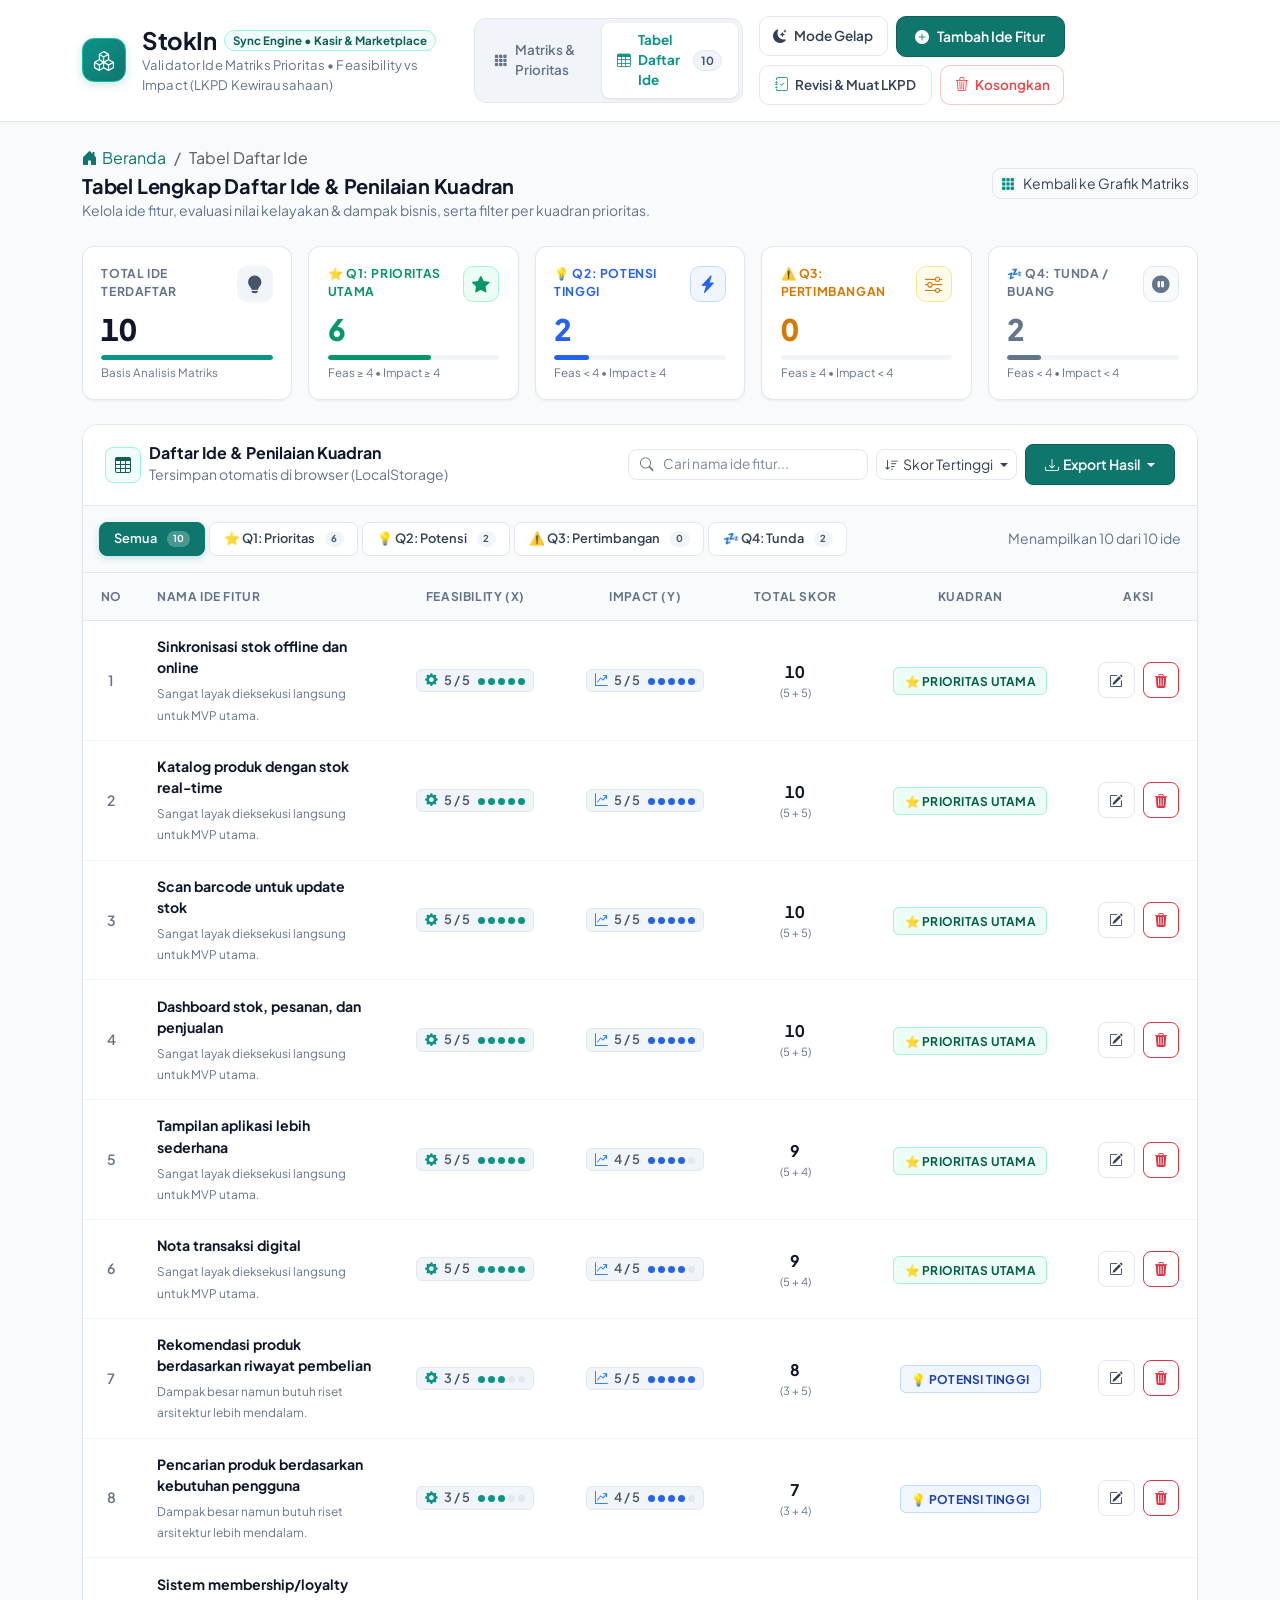
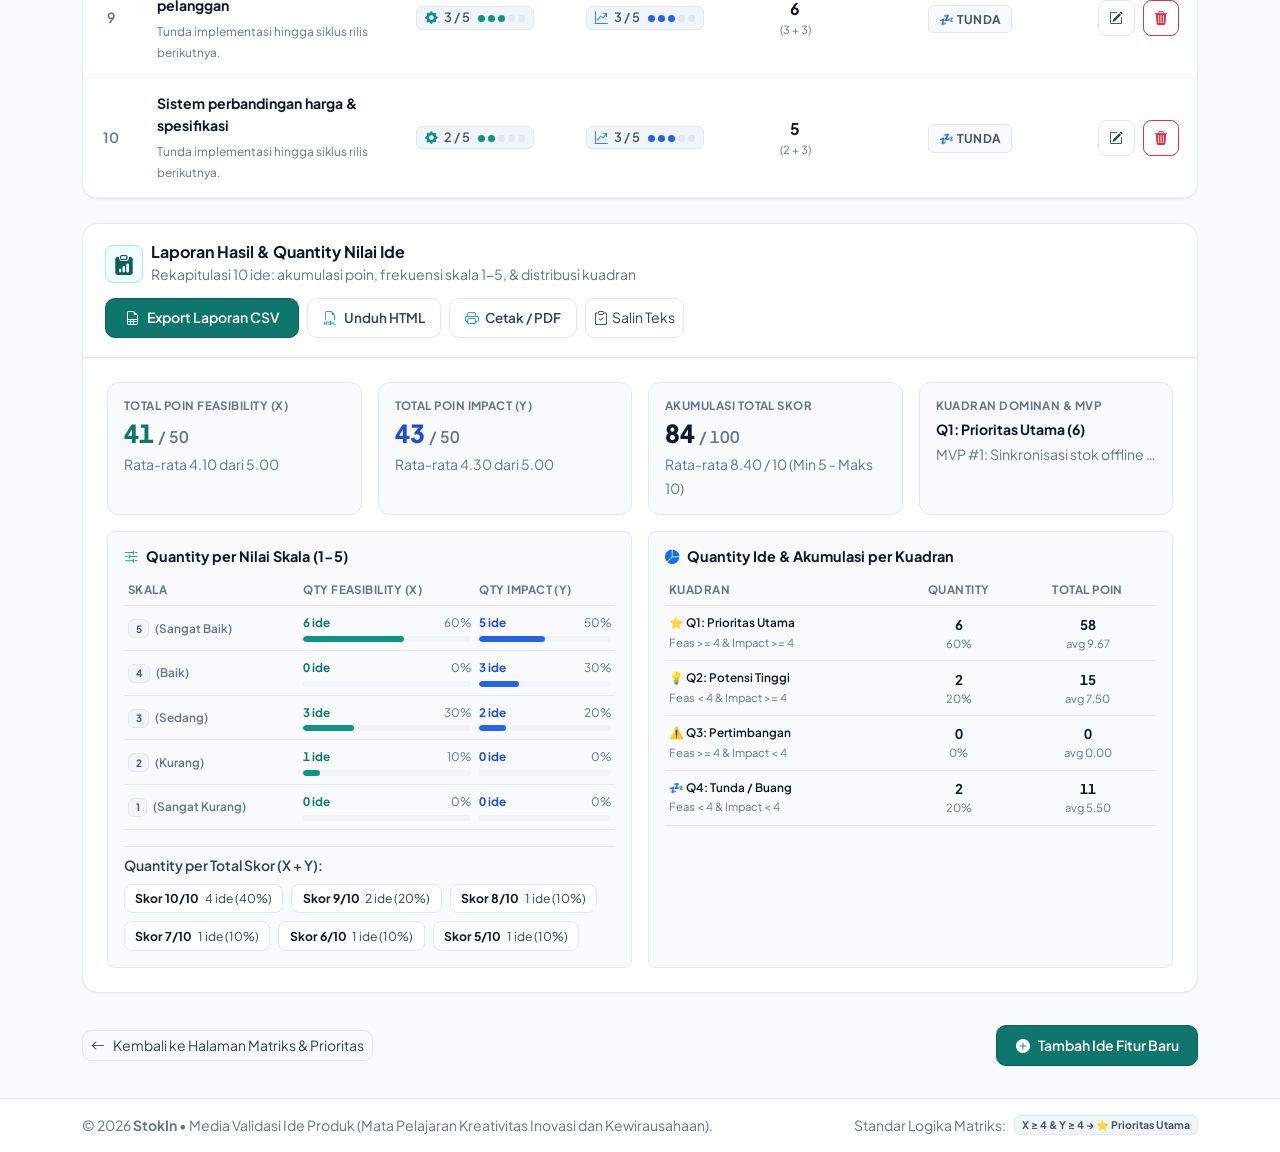
<file: daftar-ide.html>
<!DOCTYPE html>
<html lang="id">

<head>
    <meta charset="UTF-8">
    <meta name="viewport" content="width=device-width, initial-scale=1.0">
    <title>StokIn - Tabel Daftar Ide & Penilaian Kuadran</title>
    <meta name="description"
        content="Tabel Daftar Lengkap Ide Fitur & Penilaian Kuadran Matriks Prioritas untuk StokIn - Sinkronisasi Stok Kasir & Marketplace.">

    <!-- Google Fonts: Plus Jakarta Sans -->
    <link rel="preconnect" href="https://fonts.googleapis.com">
    <link rel="preconnect" href="https://fonts.gstatic.com" crossorigin>
    <link href="https://fonts.googleapis.com/css2?family=Plus+Jakarta+Sans:wght@400;500;600;700;800&display=swap"
        rel="stylesheet">

    <!-- Bootstrap 5 CSS CDN -->
    <link href="https://cdn.jsdelivr.net/npm/bootstrap@5.3.3/dist/css/bootstrap.min.css" rel="stylesheet">
    <!-- Bootstrap Icons CDN -->
    <link href="https://cdn.jsdelivr.net/npm/bootstrap-icons@1.11.3/font/bootstrap-icons.min.css" rel="stylesheet">

    <style>
        :root {
            /* Palette: Clean Modern SaaS Light Theme (Default) */
            --stokin-bg: #f8fafc;
            --stokin-surface: #ffffff;
            --stokin-header-bg: #ffffff;
            --stokin-card-header: #ffffff;
            --stokin-card-subtle: #f8fafc;
            --stokin-border: #e2e8f0;
            --stokin-border-subtle: #f1f5f9;
            --stokin-text-primary: #0f172a;
            --stokin-text-secondary: #334155;
            --stokin-text-muted: #64748b;
            --stokin-input-bg: #ffffff;
            --stokin-input-border: #cbd5e1;
            --stokin-hover-bg: #f8fafc;
            --stokin-modal-bg: #ffffff;
            --stokin-kpi-bar-track: #f1f5f9;
            --stokin-badge-bg: #f1f5f9;
            --stokin-badge-text: #475569;
            --stokin-pill-group-bg: #f1f5f9;
            --stokin-toast-bg: #ffffff;
            --stokin-toast-text: #0f172a;

            --stokin-teal-900: #134e4a;
            --stokin-teal-800: #115e59;
            --stokin-teal-700: #0f766e;
            --stokin-teal-600: #0d9488;
            --stokin-teal-500: #14b8a6;
            --stokin-teal-200: #99f6e4;
            --stokin-teal-100: #ccfbf1;
            --stokin-teal-50: #f0fdfa;

            /* Quadrant Accents (Light) */
            --q1-emerald: #059669;
            --q1-bg: #ecfdf5;
            --q1-border: #a7f3d0;
            --q1-text: #065f46;

            --q2-blue: #2563eb;
            --q2-bg: #eff6ff;
            --q2-border: #bfdbfe;
            --q2-text: #1e40af;

            --q3-amber: #d97706;
            --q3-bg: #fffbeb;
            --q3-border: #fde68a;
            --q3-text: #92400e;

            --q4-slate: #64748b;
            --q4-bg: #f8fafc;
            --q4-border: #e2e8f0;
            --q4-text: #475569;

            --radius-sm: 8px;
            --radius-md: 12px;
            --radius-lg: 16px;
            --radius-xl: 20px;

            --shadow-subtle: 0 1px 2px 0 rgba(15, 23, 42, 0.04);
            --shadow-card: 0 1px 3px 0 rgba(15, 23, 42, 0.05), 0 1px 2px -1px rgba(15, 23, 42, 0.03);
            --shadow-hover: 0 8px 24px -4px rgba(15, 23, 42, 0.08), 0 4px 6px -2px rgba(15, 23, 42, 0.03);
            --shadow-elevated: 0 20px 25px -5px rgba(15, 23, 42, 0.08), 0 10px 10px -5px rgba(15, 23, 42, 0.04);

            --ease-out-smooth: cubic-bezier(0.16, 1, 0.3, 1);
        }

        /* Dark Theme Variables (Modern Deep Slate / Non-Cyber) */
        [data-theme="dark"] {
            --stokin-bg: #090e17;
            --stokin-surface: #0f172a;
            --stokin-header-bg: #0b1120;
            --stokin-card-header: #0f172a;
            --stokin-card-subtle: #1e293b;
            --stokin-border: #1e293b;
            --stokin-border-subtle: #1e293b;
            --stokin-text-primary: #f8fafc;
            --stokin-text-secondary: #cbd5e1;
            --stokin-text-muted: #94a3b8;
            --stokin-input-bg: #0b1120;
            --stokin-input-border: #334155;
            --stokin-hover-bg: #1e293b;
            --stokin-modal-bg: #0f172a;
            --stokin-kpi-bar-track: #1e293b;
            --stokin-badge-bg: #1e293b;
            --stokin-badge-text: #cbd5e1;
            --stokin-pill-group-bg: #1e293b;
            --stokin-toast-bg: #1e293b;
            --stokin-toast-text: #f8fafc;

            /* Quadrant Accents (Dark) */
            --q1-emerald: #10b981;
            --q1-bg: rgba(16, 185, 129, 0.12);
            --q1-border: rgba(16, 185, 129, 0.3);
            --q1-text: #6ee7b7;

            --q2-blue: #3b82f6;
            --q2-bg: rgba(59, 130, 246, 0.12);
            --q2-border: rgba(59, 130, 246, 0.3);
            --q2-text: #93c5fd;

            --q3-amber: #f59e0b;
            --q3-bg: rgba(245, 158, 11, 0.12);
            --q3-border: rgba(245, 158, 11, 0.3);
            --q3-text: #fcd34d;

            --q4-slate: #94a3b8;
            --q4-bg: rgba(148, 163, 184, 0.1);
            --q4-border: rgba(148, 163, 184, 0.25);
            --q4-text: #cbd5e1;

            --shadow-subtle: 0 1px 2px 0 rgba(0, 0, 0, 0.3);
            --shadow-card: 0 2px 5px rgba(0, 0, 0, 0.35);
            --shadow-hover: 0 8px 20px rgba(0, 0, 0, 0.45);
        }

        * {
            box-sizing: border-box;
        }

        body {
            font-family: 'Plus Jakarta Sans', -apple-system, BlinkMacSystemFont, "Segoe UI", Roboto, sans-serif;
            background-color: var(--stokin-bg);
            color: var(--stokin-text-primary);
            min-height: 100vh;
            display: flex;
            flex-direction: column;
            -webkit-font-smoothing: antialiased;
            -moz-osx-font-smoothing: grayscale;
            transition: background-color 0.25s var(--ease-out-smooth), color 0.25s var(--ease-out-smooth);
        }

        /* Focus Visible */
        a:focus-visible,
        button:focus-visible,
        input:focus-visible,
        select:focus-visible {
            outline: 2px solid var(--stokin-teal-600);
            outline-offset: 2px;
        }

        /* Top Clean Header */
        .stokin-header {
            background-color: var(--stokin-header-bg);
            border-bottom: 1px solid var(--stokin-border);
            box-shadow: 0 1px 4px rgba(0, 0, 0, 0.04);
            position: relative;
            z-index: 30;
            transition: background-color 0.25s var(--ease-out-smooth), border-color 0.25s var(--ease-out-smooth);
        }

        .brand-icon-box {
            width: 44px;
            height: 44px;
            background: linear-gradient(135deg, var(--stokin-teal-600) 0%, var(--stokin-teal-700) 100%);
            border: 1px solid var(--stokin-teal-500);
            border-radius: var(--radius-md);
            display: inline-flex;
            align-items: center;
            justify-content: center;
            color: #ffffff;
            font-size: 1.25rem;
            box-shadow: 0 3px 10px rgba(13, 148, 136, 0.22);
            transition: transform 0.25s var(--ease-out-smooth);
        }

        .brand-link:hover .brand-icon-box {
            transform: scale(1.04);
        }

        /* Nav Pills */
        .nav-pill-group {
            background-color: var(--stokin-pill-group-bg);
            border: 1px solid var(--stokin-border);
            border-radius: 12px;
            padding: 4px;
            display: inline-flex;
            gap: 4px;
        }

        .nav-pill-btn {
            color: var(--stokin-text-muted);
            text-decoration: none;
            font-size: 0.84rem;
            font-weight: 600;
            padding: 0.45rem 0.95rem;
            border-radius: 8px;
            transition: all 0.2s var(--ease-out-smooth);
            display: inline-flex;
            align-items: center;
            gap: 0.5rem;
        }

        .nav-pill-btn:hover {
            color: var(--stokin-text-primary);
            background-color: rgba(255, 255, 255, 0.15);
        }

        .nav-pill-btn.active {
            color: var(--stokin-teal-600);
            background-color: var(--stokin-surface);
            font-weight: 700;
            box-shadow: 0 1px 3px rgba(0, 0, 0, 0.1);
        }

        /* Theme Toggle Button */
        .btn-theme-toggle {
            background-color: var(--stokin-surface);
            color: var(--stokin-text-secondary);
            border: 1px solid var(--stokin-border);
            border-radius: 10px;
            padding: 0.52rem 0.85rem;
            font-size: 0.85rem;
            font-weight: 600;
            display: inline-flex;
            align-items: center;
            gap: 0.45rem;
            cursor: pointer;
            transition: all 0.2s var(--ease-out-smooth);
        }

        .btn-theme-toggle:hover {
            background-color: var(--stokin-hover-bg);
            color: var(--stokin-text-primary);
            border-color: var(--stokin-teal-600);
            transform: translateY(-1px);
        }

        /* Buttons Clean Modern */
        .btn-modern-primary {
            background-color: var(--stokin-teal-600);
            color: #ffffff;
            border: 1px solid var(--stokin-teal-700);
            font-weight: 600;
            font-size: 0.875rem;
            padding: 0.55rem 1.15rem;
            border-radius: 10px;
            display: inline-flex;
            align-items: center;
            gap: 0.5rem;
            transition: all 0.2s var(--ease-out-smooth);
            box-shadow: 0 1px 2px rgba(15, 23, 42, 0.06);
        }

        .btn-modern-primary:hover {
            background-color: var(--stokin-teal-700);
            color: #ffffff;
            transform: translateY(-1px);
            box-shadow: 0 4px 12px rgba(13, 148, 136, 0.25);
        }

        .btn-modern-primary:active {
            transform: translateY(0);
        }

        .btn-modern-outline {
            background-color: var(--stokin-surface);
            color: var(--stokin-text-secondary);
            border: 1px solid var(--stokin-border);
            font-weight: 600;
            font-size: 0.84rem;
            padding: 0.52rem 0.95rem;
            border-radius: 10px;
            display: inline-flex;
            align-items: center;
            gap: 0.45rem;
            transition: all 0.2s var(--ease-out-smooth);
        }

        .btn-modern-outline:hover {
            background-color: var(--stokin-hover-bg);
            color: var(--stokin-text-primary);
            border-color: var(--stokin-slate-400);
            transform: translateY(-1px);
        }

        .btn-modern-danger-outline {
            background-color: var(--stokin-surface);
            color: #ef4444;
            border: 1px solid rgba(239, 68, 68, 0.3);
            font-weight: 600;
            font-size: 0.84rem;
            padding: 0.52rem 0.85rem;
            border-radius: 10px;
            display: inline-flex;
            align-items: center;
            gap: 0.45rem;
            transition: all 0.2s var(--ease-out-smooth);
        }

        .btn-modern-danger-outline:hover {
            background-color: rgba(239, 68, 68, 0.1);
            color: #dc2626;
            border-color: #ef4444;
        }

        /* Modern Card Container */
        .modern-card {
            background: var(--stokin-surface);
            border: 1px solid var(--stokin-border);
            border-radius: var(--radius-lg);
            box-shadow: var(--shadow-card);
            transition: box-shadow 0.25s var(--ease-out-smooth), border-color 0.25s var(--ease-out-smooth), background-color 0.25s var(--ease-out-smooth);
            overflow: hidden;
        }

        .modern-card:hover {
            box-shadow: var(--shadow-hover);
            border-color: var(--stokin-border);
        }

        .modern-card-header {
            padding: 1.15rem 1.4rem;
            background-color: var(--stokin-card-header);
            border-bottom: 1px solid var(--stokin-border);
            display: flex;
            align-items: center;
            justify-content: space-between;
            flex-wrap: wrap;
            gap: 0.75rem;
        }

        /* KPI / Stat Metric Cards */
        .kpi-tile {
            background: var(--stokin-surface);
            border: 1px solid var(--stokin-border);
            border-radius: var(--radius-md);
            padding: 1.1rem 1.15rem;
            box-shadow: var(--shadow-card);
            transition: all 0.22s var(--ease-out-smooth);
            height: 100%;
            display: flex;
            flex-direction: column;
            justify-content: space-between;
            position: relative;
            cursor: pointer;
            user-select: none;
        }

        .kpi-tile:hover {
            transform: translateY(-2px);
            box-shadow: var(--shadow-hover);
            border-color: var(--stokin-teal-500);
        }

        .kpi-tile.active-filter {
            border-color: var(--stokin-teal-600);
            box-shadow: 0 0 0 2px rgba(13, 148, 136, 0.2), var(--shadow-hover);
        }

        .kpi-icon-wrap {
            width: 36px;
            height: 36px;
            border-radius: 10px;
            display: flex;
            align-items: center;
            justify-content: center;
            font-size: 1.1rem;
            font-weight: 700;
        }

        .kpi-num {
            font-size: 1.85rem;
            font-weight: 800;
            line-height: 1.1;
            letter-spacing: -0.03em;
            font-variant-numeric: tabular-nums;
            color: var(--stokin-text-primary);
        }

        .kpi-label {
            font-size: 0.76rem;
            font-weight: 700;
            text-transform: uppercase;
            letter-spacing: 0.05em;
            color: var(--stokin-text-muted);
            margin-bottom: 0.25rem;
        }

        .kpi-bar-track {
            width: 100%;
            height: 5px;
            background-color: var(--stokin-kpi-bar-track);
            border-radius: 999px;
            overflow: hidden;
            margin-top: 0.6rem;
        }

        .kpi-bar-fill {
            height: 100%;
            border-radius: 999px;
            transition: width 0.6s var(--ease-out-smooth);
        }

        /* Quadrant Specific Themes */
        .q1-accent { color: var(--q1-emerald); }
        .q1-bg-soft { background-color: var(--q1-bg); border: 1px solid var(--q1-border); }

        .q2-accent { color: var(--q2-blue); }
        .q2-bg-soft { background-color: var(--q2-bg); border: 1px solid var(--q2-border); }

        .q3-accent { color: var(--q3-amber); }
        .q3-bg-soft { background-color: var(--q3-bg); border: 1px solid var(--q3-border); }

        .q4-accent { color: var(--q4-slate); }
        .q4-bg-soft { background-color: var(--q4-bg); border: 1px solid var(--q4-border); }

        /* Badges */
        .badge-q1 {
            background-color: var(--q1-bg);
            color: var(--q1-text);
            border: 1px solid var(--q1-border);
            font-weight: 700;
            font-size: 0.75rem;
            padding: 0.35rem 0.65rem;
            border-radius: 6px;
            letter-spacing: 0.02em;
        }

        .badge-q2 {
            background-color: var(--q2-bg);
            color: var(--q2-text);
            border: 1px solid var(--q2-border);
            font-weight: 700;
            font-size: 0.75rem;
            padding: 0.35rem 0.65rem;
            border-radius: 6px;
            letter-spacing: 0.02em;
        }

        .badge-q3 {
            background-color: var(--q3-bg);
            color: var(--q3-text);
            border: 1px solid var(--q3-border);
            font-weight: 700;
            font-size: 0.75rem;
            padding: 0.35rem 0.65rem;
            border-radius: 6px;
            letter-spacing: 0.02em;
        }

        .badge-q4 {
            background-color: var(--q4-bg);
            color: var(--q4-text);
            border: 1px solid var(--q4-border);
            font-weight: 700;
            font-size: 0.75rem;
            padding: 0.35rem 0.65rem;
            border-radius: 6px;
            letter-spacing: 0.02em;
        }

        /* Modern Table Customization */
        .table-modern {
            margin-bottom: 0;
            border-collapse: separate;
            border-spacing: 0;
            width: 100%;
        }

        .table-modern th {
            background-color: var(--stokin-card-subtle);
            color: var(--stokin-text-muted);
            font-size: 0.75rem;
            font-weight: 700;
            text-transform: uppercase;
            letter-spacing: 0.05em;
            padding: 0.9rem 1.1rem;
            border-top: none;
            border-bottom: 1px solid var(--stokin-border);
            vertical-align: middle;
            white-space: nowrap;
        }

        .table-modern td {
            padding: 0.95rem 1.1rem;
            vertical-align: middle;
            border-bottom: 1px solid var(--stokin-border-subtle);
            font-size: 0.88rem;
            color: var(--stokin-text-primary);
            background-color: var(--stokin-surface);
            transition: background-color 0.15s ease;
        }

        .table-modern tbody tr:hover td {
            background-color: var(--stokin-hover-bg);
        }

        /* Rating Dots Visualizer */
        .rating-dots {
            display: inline-flex;
            gap: 3px;
            margin-left: 6px;
            vertical-align: middle;
        }

        .rating-dot {
            width: 7px;
            height: 7px;
            border-radius: 50%;
            background-color: var(--stokin-border);
        }

        .rating-dot.filled-feas {
            background-color: #0d9488;
        }

        .rating-dot.filled-imp {
            background-color: #2563eb;
        }

        /* Filter Tab Group */
        .filter-tab-btn {
            background: var(--stokin-surface);
            border: 1px solid var(--stokin-border);
            color: var(--stokin-text-secondary);
            font-size: 0.8rem;
            font-weight: 600;
            padding: 0.42rem 0.85rem;
            border-radius: 8px;
            transition: all 0.18s var(--ease-out-smooth);
            display: inline-flex;
            align-items: center;
            gap: 0.4rem;
        }

        .filter-tab-btn:hover {
            background: var(--stokin-hover-bg);
            color: var(--stokin-text-primary);
        }

        .filter-tab-btn.active {
            background: var(--stokin-teal-600);
            color: #ffffff;
            border-color: var(--stokin-teal-600);
            box-shadow: 0 2px 6px rgba(13, 148, 136, 0.25);
        }

        .filter-tab-btn.active .badge {
            background-color: rgba(255, 255, 255, 0.25) !important;
            color: #ffffff !important;
        }

        /* Search Input */
        .search-input-wrap {
            position: relative;
            min-width: 240px;
        }

        .search-input-wrap i {
            position: absolute;
            left: 12px;
            top: 50%;
            transform: translateY(-50%);
            color: var(--stokin-text-muted);
            pointer-events: none;
            font-size: 0.85rem;
        }

        .search-input-wrap input {
            padding-left: 34px;
            padding-right: 30px;
            border-radius: 9px;
            font-size: 0.85rem;
            border: 1.5px solid var(--stokin-border);
            background-color: var(--stokin-input-bg);
            color: var(--stokin-text-primary);
        }

        .search-input-wrap input:focus {
            border-color: var(--stokin-teal-600);
            box-shadow: 0 0 0 3px rgba(13, 148, 136, 0.16);
            outline: none;
        }

        .search-clear-btn {
            position: absolute;
            right: 8px;
            top: 50%;
            transform: translateY(-50%);
            background: transparent;
            border: none;
            color: var(--stokin-text-muted);
            cursor: pointer;
            padding: 2px 6px;
            display: none;
        }

        /* Segmented Score Selector in Modal */
        .score-segmented-group {
            display: grid;
            grid-template-columns: repeat(5, 1fr);
            gap: 6px;
        }

        .score-btn {
            border: 1.5px solid var(--stokin-border);
            background: var(--stokin-surface);
            color: var(--stokin-text-secondary);
            border-radius: 8px;
            padding: 0.65rem 0.2rem;
            font-size: 0.95rem;
            font-weight: 700;
            display: flex;
            flex-direction: column;
            align-items: center;
            justify-content: center;
            gap: 2px;
            transition: all 0.18s var(--ease-out-smooth);
            cursor: pointer;
        }

        .score-btn small {
            font-size: 0.68rem;
            font-weight: 600;
            opacity: 0.8;
        }

        .score-btn:hover {
            border-color: var(--stokin-teal-500);
            background: var(--stokin-hover-bg);
            color: var(--stokin-teal-600);
        }

        .score-btn.active {
            border-color: var(--stokin-teal-600);
            background: var(--stokin-teal-600);
            color: #ffffff;
            box-shadow: 0 3px 8px rgba(13, 148, 136, 0.28);
        }

        .modal-content {
            background-color: var(--stokin-modal-bg);
            border: 1px solid var(--stokin-border);
            color: var(--stokin-text-primary);
        }

        .form-control-modern {
            border: 1.5px solid var(--stokin-input-border);
            border-radius: 10px;
            padding: 0.65rem 0.9rem;
            font-size: 0.92rem;
            background-color: var(--stokin-input-bg);
            color: var(--stokin-text-primary);
            transition: all 0.2s ease;
        }

        .form-control-modern:focus {
            border-color: var(--stokin-teal-600);
            box-shadow: 0 0 0 3px rgba(13, 148, 136, 0.16);
            outline: none;
        }

        /* Toast Modern */
        .modern-toast {
            background: var(--stokin-toast-bg);
            color: var(--stokin-toast-text);
            border-radius: 12px;
            border: 1px solid var(--stokin-border);
            box-shadow: var(--shadow-elevated);
            padding: 0.75rem 1.1rem;
        }
    </style>
    <link rel="stylesheet" href="stokin-shared.css">
</head>

<body>

    <!-- EXECUTIVE CLEAN LIGHT HEADER -->
    <header class="stokin-header py-3">
        <div class="container-xl">
            <div class="d-flex flex-column flex-xl-row align-items-xl-center justify-content-between gap-3">
                
                <!-- Brand Title & Identity -->
                <div class="d-flex align-items-center gap-3">
                    <a href="index.html" class="brand-link text-decoration-none d-flex align-items-center gap-3">
                        <div class="brand-icon-box" aria-hidden="true">
                            <i class="bi bi-boxes"></i>
                        </div>
                        <div class="min-w-0">
                            <div class="d-flex align-items-center gap-2 flex-wrap">
                                <h1 class="h4 mb-0 fw-bold tracking-tight" style="letter-spacing: -0.02em; color: var(--stokin-text-primary);">StokIn</h1>
                                <span class="badge rounded-pill px-2 py-1 stokin-teal-chip" style="font-size: 0.72rem;">
                                    Sync Engine &bull; Kasir & Marketplace
                                </span>
                            </div>
                            <p class="mb-0 text-muted" style="font-size: 0.82rem; letter-spacing: 0.01em;">
                                Validator Ide Matriks Prioritas &bull; Feasibility vs Impact (LKPD Kewirausahaan)
                            </p>
                        </div>
                    </a>
                </div>

                <!-- Navigation Tabs -->
                <nav class="nav-pill-group my-1 my-xl-0" aria-label="Navigasi Utama">
                    <a href="index.html" class="nav-pill-btn">
                        <i class="bi bi-grid-3x3-gap-fill"></i>
                        <span>Matriks &amp; Prioritas</span>
                    </a>
                    <a href="daftar-ide.html" class="nav-pill-btn active" aria-current="page">
                        <i class="bi bi-table" style="color: var(--stokin-teal-600);"></i>
                        <span>Tabel Daftar Ide</span>
                        <span id="navIdeaCountBadge" class="badge rounded-pill ms-1"
                            style="font-size: 0.7rem; font-weight: 700; background: var(--stokin-badge-bg); color: var(--stokin-badge-text); border: 1px solid var(--stokin-border);">0</span>
                    </a>
                </nav>

                <!-- Actions Top Bar (Includes Dark/Light Toggle) -->
                <div class="d-flex align-items-center gap-2 flex-wrap header-actions-bar">
                    
                    <!-- Dark/Light Mode Toggle Button -->
                    <button id="themeToggleBtn" type="button" class="btn-theme-toggle" aria-label="Ganti tema tampilan (Light/Dark)" title="Ganti Mode Tampilan (Light / Dark)">
                        <i class="bi bi-moon-stars-fill" id="themeIcon"></i>
                        <span id="themeLabel">Mode Gelap</span>
                    </button>

                    <button type="button" class="btn-modern-primary" data-bs-toggle="modal" data-bs-target="#ideaModal">
                        <i class="bi bi-plus-circle-fill"></i>
                        <span>Tambah Ide Fitur</span>
                    </button>
                    <button id="btnLoadDefault" type="button" class="btn-modern-outline" title="Kelola, revisi, impor, atau muat data ide LKPD tanpa ubah kode">
                        <i class="bi bi-journal-check" style="color: var(--stokin-teal-600);"></i>
                        <span>Revisi &amp; Muat LKPD</span>
                    </button>
                    <button id="btnClearAll" type="button" class="btn-modern-danger-outline" title="Kosongkan semua daftar ide">
                        <i class="bi bi-trash3"></i>
                        <span>Kosongkan</span>
                    </button>
                </div>

            </div>
        </div>
    </header>

    <!-- MAIN CONTENT CONTAINER -->
    <main class="container-xl py-3 py-md-4 flex-grow-1">

        <!-- BREADCRUMB & HEADER -->
        <div class="d-flex flex-column flex-md-row align-items-md-center justify-content-between gap-3 mb-4">
            <div>
                <nav aria-label="breadcrumb">
                    <ol class="breadcrumb mb-1 small">
                        <li class="breadcrumb-item">
                            <a href="index.html" class="text-decoration-none" style="color: var(--stokin-teal-700);">
                                <i class="bi bi-house-door-fill me-1"></i>Beranda
                            </a>
                        </li>
                        <li class="breadcrumb-item active" aria-current="page">Tabel Daftar Ide</li>
                    </ol>
                </nav>
                <h2 class="h5 mb-0 fw-bold d-flex align-items-center gap-2" style="letter-spacing: -0.01em; color: var(--stokin-text-primary);">
                    <span>Tabel Lengkap Daftar Ide &amp; Penilaian Kuadran</span>
                </h2>
                <small class="text-muted">Kelola ide fitur, evaluasi nilai kelayakan &amp; dampak bisnis, serta filter per kuadran prioritas.</small>
            </div>

            <div class="d-flex align-items-center gap-2">
                <a href="index.html" class="btn btn-sm btn-outline-secondary d-inline-flex align-items-center gap-2" style="border-radius: 9px; color: var(--stokin-text-secondary); border-color: var(--stokin-border);">
                    <i class="bi bi-grid-3x3-gap-fill" style="color: var(--stokin-teal-600);"></i>
                    <span>Kembali ke Grafik Matriks</span>
                </a>
            </div>
        </div>

        <!-- EXECUTIVE KPI STATS BAR -->
        <section aria-label="Ringkasan Statistik Matriks" class="mb-4">
            <div class="row g-2 g-md-3">
                <div class="col-12 col-xl">
                    <div class="kpi-tile" id="kpiTileTotal" onclick="applyFilter('ALL')" title="Klik untuk tampilkan semua">
                        <div>
                            <div class="d-flex align-items-center justify-content-between mb-2">
                                <span class="kpi-label">Total Ide Terdaftar</span>
                                <div class="kpi-icon-wrap" style="background: var(--stokin-badge-bg); color: var(--stokin-badge-text);">
                                    <i class="bi bi-lightbulb-fill"></i>
                                </div>
                            </div>
                            <div id="statTotal" class="kpi-num">0</div>
                        </div>
                        <div>
                            <div class="kpi-bar-track">
                                <div class="kpi-bar-fill" style="width: 100%; background: var(--stokin-teal-600);"></div>
                            </div>
                            <small class="text-muted d-block mt-1" style="font-size: 0.72rem;">Basis Analisis Matriks</small>
                        </div>
                    </div>
                </div>

                <div class="col-6 col-md-3 col-xl">
                    <div class="kpi-tile" id="kpiTileQ1" onclick="applyFilter('Q1')" title="Klik untuk filter Q1">
                        <div>
                            <div class="d-flex align-items-center justify-content-between mb-2">
                                <span class="kpi-label q1-accent">⭐ Q1: Prioritas Utama</span>
                                <div class="kpi-icon-wrap q1-bg-soft q1-accent">
                                    <i class="bi bi-star-fill"></i>
                                </div>
                            </div>
                            <div id="statQ1" class="kpi-num q1-accent">0</div>
                        </div>
                        <div>
                            <div class="kpi-bar-track">
                                <div id="barQ1" class="kpi-bar-fill" style="width: 0%; background: var(--q1-emerald);"></div>
                            </div>
                            <small class="text-muted d-block mt-1" style="font-size: 0.72rem;">Feas &ge; 4 &bull; Impact &ge; 4</small>
                        </div>
                    </div>
                </div>

                <div class="col-6 col-md-3 col-xl">
                    <div class="kpi-tile" id="kpiTileQ2" onclick="applyFilter('Q2')" title="Klik untuk filter Q2">
                        <div>
                            <div class="d-flex align-items-center justify-content-between mb-2">
                                <span class="kpi-label q2-accent">💡 Q2: Potensi Tinggi</span>
                                <div class="kpi-icon-wrap q2-bg-soft q2-accent">
                                    <i class="bi bi-lightning-charge-fill"></i>
                                </div>
                            </div>
                            <div id="statQ2" class="kpi-num q2-accent">0</div>
                        </div>
                        <div>
                            <div class="kpi-bar-track">
                                <div id="barQ2" class="kpi-bar-fill" style="width: 0%; background: var(--q2-blue);"></div>
                            </div>
                            <small class="text-muted d-block mt-1" style="font-size: 0.72rem;">Feas &lt; 4 &bull; Impact &ge; 4</small>
                        </div>
                    </div>
                </div>

                <div class="col-6 col-md-3 col-xl">
                    <div class="kpi-tile" id="kpiTileQ3" onclick="applyFilter('Q3')" title="Klik untuk filter Q3">
                        <div>
                            <div class="d-flex align-items-center justify-content-between mb-2">
                                <span class="kpi-label q3-accent">⚠️ Q3: Pertimbangan</span>
                                <div class="kpi-icon-wrap q3-bg-soft q3-accent">
                                    <i class="bi bi-sliders"></i>
                                </div>
                            </div>
                            <div id="statQ3" class="kpi-num q3-accent">0</div>
                        </div>
                        <div>
                            <div class="kpi-bar-track">
                                <div id="barQ3" class="kpi-bar-fill" style="width: 0%; background: var(--q3-amber);"></div>
                            </div>
                            <small class="text-muted d-block mt-1" style="font-size: 0.72rem;">Feas &ge; 4 &bull; Impact &lt; 4</small>
                        </div>
                    </div>
                </div>

                <div class="col-6 col-md-3 col-xl">
                    <div class="kpi-tile" id="kpiTileQ4" onclick="applyFilter('Q4')" title="Klik untuk filter Q4">
                        <div>
                            <div class="d-flex align-items-center justify-content-between mb-2">
                                <span class="kpi-label q4-accent">💤 Q4: Tunda / Buang</span>
                                <div class="kpi-icon-wrap q4-bg-soft q4-accent">
                                    <i class="bi bi-pause-circle-fill"></i>
                                </div>
                            </div>
                            <div id="statQ4" class="kpi-num q4-accent">0</div>
                        </div>
                        <div>
                            <div class="kpi-bar-track">
                                <div id="barQ4" class="kpi-bar-fill" style="width: 0%; background: var(--q4-slate);"></div>
                            </div>
                            <small class="text-muted d-block mt-1" style="font-size: 0.72rem;">Feas &lt; 4 &bull; Impact &lt; 4</small>
                        </div>
                    </div>
                </div>
            </div>
        </section>

        <!-- TABLE SECTION -->
        <section aria-label="Tabel Data Ide" class="mb-4">
            <div class="modern-card">
                
                <!-- Table Controls Header -->
                <div class="modern-card-header">
                    <div class="d-flex align-items-center gap-2">
                        <div class="rounded-3 d-flex align-items-center justify-content-center stokin-teal-chip"
                            style="width: 36px; height: 36px;">
                            <i class="bi bi-table fs-6"></i>
                        </div>
                        <div class="min-w-0">
                            <h2 class="h6 mb-0 fw-bold" style="color: var(--stokin-text-primary);">Daftar Ide &amp; Penilaian Kuadran</h2>
                            <small class="text-muted">Tersimpan otomatis di browser (LocalStorage)</small>
                        </div>
                    </div>

                    <!-- Search & Filter Controls -->
                    <div class="d-flex align-items-center gap-2 flex-wrap table-controls-bar">
                        
                        <!-- Search Input -->
                        <div class="search-input-wrap">
                            <i class="bi bi-search"></i>
                            <input type="text" id="searchInput" class="form-control form-control-sm"
                                placeholder="Cari nama ide fitur..." autocomplete="off">
                            <button type="button" id="searchClearBtn" class="search-clear-btn" title="Hapus pencarian">
                                <i class="bi bi-x-circle-fill"></i>
                            </button>
                        </div>

                        <!-- Sort Dropdown -->
                        <div class="dropdown">
                            <button class="btn btn-sm btn-outline-secondary dropdown-toggle d-inline-flex align-items-center gap-1"
                                type="button" id="sortDropdownBtn" data-bs-toggle="dropdown" aria-expanded="false" style="border-radius: 8px; color: var(--stokin-text-secondary); border-color: var(--stokin-border);">
                                <i class="bi bi-sort-down"></i>
                                <span id="sortLabel">Skor Tertinggi</span>
                            </button>
                            <ul class="dropdown-menu dropdown-menu-end shadow-sm" aria-labelledby="sortDropdownBtn" style="font-size: 0.84rem; background: var(--stokin-surface); border-color: var(--stokin-border);">
                                <li><a class="dropdown-item" href="javascript:void(0)" onclick="setSortMode('score_desc')">Total Skor (Tertinggi &rarr; Terendah)</a></li>
                                <li><a class="dropdown-item" href="javascript:void(0)" onclick="setSortMode('score_asc')">Total Skor (Terendah &rarr; Tertinggi)</a></li>
                                <li><hr class="dropdown-divider" style="border-color: var(--stokin-border);"></li>
                                <li><a class="dropdown-item" href="javascript:void(0)" onclick="setSortMode('feas_desc')">Feasibility Tertinggi (X)</a></li>
                                <li><a class="dropdown-item" href="javascript:void(0)" onclick="setSortMode('impact_desc')">Impact Tertinggi (Y)</a></li>
                                <li><a class="dropdown-item" href="javascript:void(0)" onclick="setSortMode('name_asc')">Nama Ide (A &rarr; Z)</a></li>
                            </ul>
                        </div>

                        <!-- Export Dropdown (Laporan Lengkap & CSV Mentah) -->
                        <div class="dropdown">
                            <button class="btn-modern-primary btn-sm dropdown-toggle d-inline-flex align-items-center gap-1"
                                type="button" id="exportDropdownBtn" data-bs-toggle="dropdown" aria-expanded="false" style="border-radius: 8px;">
                                <i class="bi bi-download"></i>
                                <span>Export Hasil</span>
                            </button>
                            <ul class="dropdown-menu dropdown-menu-end shadow-sm" aria-labelledby="exportDropdownBtn" style="font-size: 0.84rem; min-width: 230px;">
                                <li>
                                    <button type="button" id="btnExportReportCSV" class="dropdown-item d-flex align-items-center gap-2">
                                        <i class="bi bi-file-earmark-spreadsheet text-success"></i>
                                        <span>Export Laporan Quantity (CSV)</span>
                                    </button>
                                </li>
                                <li>
                                    <button type="button" id="btnExportReportHTML" class="dropdown-item d-flex align-items-center gap-2">
                                        <i class="bi bi-filetype-html" style="color: var(--stokin-teal-600);"></i>
                                        <span>Unduh Dokumen Laporan (HTML)</span>
                                    </button>
                                </li>
                                <li>
                                    <button type="button" id="btnPrintReport" class="dropdown-item d-flex align-items-center gap-2">
                                        <i class="bi bi-printer" style="color: var(--stokin-teal-600);"></i>
                                        <span>Cetak / Simpan PDF</span>
                                    </button>
                                </li>
                                <li>
                                    <button type="button" id="btnCopyReport" class="dropdown-item d-flex align-items-center gap-2">
                                        <i class="bi bi-clipboard-check"></i>
                                        <span>Salin Ringkasan Teks</span>
                                    </button>
                                </li>
                                <li><hr class="dropdown-divider"></li>
                                <li>
                                    <button type="button" id="btnExportCSV" class="dropdown-item d-flex align-items-center gap-2">
                                        <i class="bi bi-table"></i>
                                        <span>Export CSV Daftar Ide Saja</span>
                                    </button>
                                </li>
                            </ul>
                        </div>
                    </div>
                </div>

                <!-- Quadrant Tab Filter Bar -->
                <div class="p-3 border-bottom d-flex align-items-center justify-content-between flex-wrap gap-2" style="background-color: var(--stokin-card-subtle); border-color: var(--stokin-border) !important;">
                    <div class="d-flex align-items-center gap-1 flex-wrap" role="group" aria-label="Filter Kuadran">
                        <button type="button" class="filter-tab-btn active" data-filter="ALL" onclick="applyFilter('ALL')">
                            Semua <span id="countFilterAll" class="badge rounded-pill ms-1" style="background: var(--stokin-badge-bg); color: var(--stokin-badge-text);">0</span>
                        </button>
                        <button type="button" class="filter-tab-btn" data-filter="Q1" onclick="applyFilter('Q1')">
                            ⭐ Q1: Prioritas <span id="countFilterQ1" class="badge rounded-pill ms-1" style="background: var(--stokin-badge-bg); color: var(--stokin-badge-text);">0</span>
                        </button>
                        <button type="button" class="filter-tab-btn" data-filter="Q2" onclick="applyFilter('Q2')">
                            💡 Q2: Potensi <span id="countFilterQ2" class="badge rounded-pill ms-1" style="background: var(--stokin-badge-bg); color: var(--stokin-badge-text);">0</span>
                        </button>
                        <button type="button" class="filter-tab-btn" data-filter="Q3" onclick="applyFilter('Q3')">
                            ⚠️ Q3: Pertimbangan <span id="countFilterQ3" class="badge rounded-pill ms-1" style="background: var(--stokin-badge-bg); color: var(--stokin-badge-text);">0</span>
                        </button>
                        <button type="button" class="filter-tab-btn" data-filter="Q4" onclick="applyFilter('Q4')">
                            💤 Q4: Tunda <span id="countFilterQ4" class="badge rounded-pill ms-1" style="background: var(--stokin-badge-bg); color: var(--stokin-badge-text);">0</span>
                        </button>
                    </div>

                    <div class="small text-muted" id="filterStatusText">
                        Menampilkan semua ide
                    </div>
                </div>

                <!-- Data Table -->
                <div class="table-responsive">
                    <table class="table-modern">
                        <thead>
                            <tr>
                                <th scope="col" style="width: 50px;" class="text-center">No</th>
                                <th scope="col">Nama Ide Fitur</th>
                                <th scope="col" class="text-center" style="width: 170px;">Feasibility (X)</th>
                                <th scope="col" class="text-center" style="width: 170px;">Impact (Y)</th>
                                <th scope="col" class="text-center" style="width: 130px;">Total Skor</th>
                                <th scope="col" class="text-center" style="width: 220px;">Kuadran</th>
                                <th scope="col" class="text-center" style="width: 115px;">Aksi</th>
                            </tr>
                        </thead>
                        <tbody id="ideaTableBody">
                            <!-- Rendered via JavaScript -->
                        </tbody>
                    </table>
                </div>

                <!-- Empty State Row -->
                <div id="tableEmptyState" class="text-center py-5 d-none">
                    <div class="mb-3 text-muted">
                        <i class="bi bi-inbox fs-1"></i>
                    </div>
                    <h3 class="h6 fw-bold" style="color: var(--stokin-text-primary);">Tidak ada ide yang cocok</h3>
                    <p class="text-muted small mb-3" id="tableEmptyStateMsg">
                        Gunakan tombol Tambah Ide untuk membuat ide baru, atau buka editor untuk merevisi &amp; memuat data ide LKPD.
                    </p>
                    <div class="d-flex justify-content-center gap-2 flex-wrap">
                        <button type="button" class="btn-modern-primary btn-sm" data-bs-toggle="modal" data-bs-target="#ideaModal">
                            <i class="bi bi-plus-circle-fill"></i>
                            <span>Tambah Ide Baru</span>
                        </button>
                        <button id="btnLoadDefaultEmpty" type="button" class="btn btn-outline-secondary btn-sm" style="border-radius: 9px; color: var(--stokin-text-secondary); border-color: var(--stokin-border);">
                            <i class="bi bi-journal-check me-1" style="color: var(--stokin-teal-600);"></i>
                            <span>Revisi &amp; Muat Data LKPD</span>
                        </button>
                    </div>
                </div>

            </div>
        </section>

        <!-- QUANTITY REPORT SECTION -->
        <section aria-label="Laporan Hasil dan Quantity Nilai Ide" class="mb-4">
            <div id="quantityReportContainer"></div>
        </section>

        <!-- BOTTOM NAVIGATION SHORTCUT -->
        <div class="d-flex justify-content-between align-items-center py-2 flex-wrap gap-2">
            <a href="index.html" class="btn btn-sm btn-outline-secondary d-inline-flex align-items-center gap-2" style="border-radius: 9px; color: var(--stokin-text-secondary); border-color: var(--stokin-border);">
                <i class="bi bi-arrow-left"></i>
                <span>Kembali ke Halaman Matriks &amp; Prioritas</span>
            </a>
            <button type="button" class="btn-modern-primary btn-sm" data-bs-toggle="modal" data-bs-target="#ideaModal">
                <i class="bi bi-plus-circle-fill"></i>
                <span>Tambah Ide Fitur Baru</span>
            </button>
        </div>

    </main>

    <!-- FOOTER -->
    <footer class="border-top py-3 mt-auto" style="background-color: var(--stokin-header-bg); border-color: var(--stokin-border) !important;">
        <div class="container-xl text-center text-md-start d-flex flex-column flex-md-row justify-content-between align-items-center gap-2">
            <div class="text-muted small">
                &copy; 2026 <strong>StokIn</strong> &bull; Media Validasi Ide Produk (Mata Pelajaran Kreativitas Inovasi dan Kewirausahaan).
            </div>
            <div class="small text-muted d-flex align-items-center gap-2">
                <span>Standar Logika Matriks:</span>
                <span class="badge border" style="background: var(--stokin-badge-bg); color: var(--stokin-badge-text); border-color: var(--stokin-border) !important;">
                    X &ge; 4 &amp; Y &ge; 4 &rarr; ⭐ Prioritas Utama
                </span>
            </div>
        </div>
    </footer>

    <!-- MODAL: FORM TAMBAH IDE FITUR INTERAKTIF -->
    <div class="modal fade" id="ideaModal" tabindex="-1" aria-labelledby="ideaModalLabel" aria-hidden="true">
        <div class="modal-dialog modal-dialog-centered">
            <div class="modal-content border shadow-elevated" style="border-radius: var(--radius-lg); overflow: hidden; border-color: var(--stokin-border) !important;">
                
                <div class="modal-header" style="border-bottom: 1px solid var(--stokin-border); background-color: var(--stokin-card-header);">
                    <div class="d-flex align-items-center gap-2">
                        <div class="rounded-3 d-flex align-items-center justify-content-center stokin-teal-chip"
                            style="width: 38px; height: 38px;">
                            <i class="bi bi-lightbulb-fill fs-5"></i>
                        </div>
                        <div class="min-w-0">
                            <h5 class="modal-title h6 mb-0 fw-bold" style="color: var(--stokin-text-primary);" id="ideaModalLabel">Tambah Ide Fitur Baru</h5>
                            <small class="text-muted" style="font-size: 0.74rem;">Penilaian Matriks Feasibility vs Impact</small>
                        </div>
                    </div>
                    <button type="button" class="btn-close" data-bs-dismiss="modal" aria-label="Tutup"></button>
                </div>

                <div class="modal-body p-3 p-sm-4" style="background-color: var(--stokin-modal-bg);">
                    <form id="ideaForm" novalidate>

                        <div class="mb-3">
                            <label for="ideaName" class="form-label fw-bold mb-1" style="font-size: 0.85rem; color: var(--stokin-text-primary);">
                                Nama Ide Fitur <span class="text-danger">*</span>
                            </label>
                            <input type="text" id="ideaName" class="form-control form-control-modern"
                                placeholder="Contoh: Sinkronisasi katalog marketplace multi-channel" required maxlength="80"
                                autocomplete="off">
                            <div class="form-text text-muted" style="font-size: 0.75rem;">
                                Tuliskan solusi inovatif untuk masalah pengelolaan stok toko.
                            </div>
                        </div>

                        <div class="mb-3">
                            <div class="d-flex justify-content-between align-items-center mb-1">
                                <label class="form-label fw-bold mb-0" style="font-size: 0.85rem; color: var(--stokin-text-primary);">
                                    Feasibility (Kelayakan Teknis) <span class="text-danger">*</span>
                                </label>
                                <span class="badge" style="background: var(--stokin-teal-50); color: var(--stokin-teal-700); border: 1px solid var(--stokin-teal-100); font-size: 0.7rem;">Sumbu X</span>
                            </div>
                            
                            <div class="score-segmented-group" id="feasibilityButtons">
                                <button type="button" class="score-btn" data-score="1" onclick="selectFeasScore(1)">
                                    <span>1</span>
                                    <small>Sangat Sulit</small>
                                </button>
                                <button type="button" class="score-btn" data-score="2" onclick="selectFeasScore(2)">
                                    <span>2</span>
                                    <small>Sulit</small>
                                </button>
                                <button type="button" class="score-btn" data-score="3" onclick="selectFeasScore(3)">
                                    <span>3</span>
                                    <small>Sedang</small>
                                </button>
                                <button type="button" class="score-btn" data-score="4" onclick="selectFeasScore(4)">
                                    <span>4</span>
                                    <small>Mudah</small>
                                </button>
                                <button type="button" class="score-btn" data-score="5" onclick="selectFeasScore(5)">
                                    <span>5</span>
                                    <small>Sangat Mudah</small>
                                </button>
                            </div>
                            <input type="hidden" id="feasibilitySelect" required value="">
                            <div id="feasibilityDescText" class="form-text text-muted mt-1" style="font-size: 0.75rem;">
                                Pilih skala 1 (sangat butuh riset berat/biaya) hingga 5 (cepat dibuat, API siap).
                            </div>
                        </div>

                        <div class="mb-3">
                            <div class="d-flex justify-content-between align-items-center mb-1">
                                <label class="form-label fw-bold mb-0" style="font-size: 0.85rem; color: var(--stokin-text-primary);">
                                    Impact (Dampak Bisnis / Toko) <span class="text-danger">*</span>
                                </label>
                                <span class="badge" style="background: var(--stokin-teal-50); color: var(--stokin-teal-700); border: 1px solid var(--stokin-teal-100); font-size: 0.7rem;">Sumbu Y</span>
                            </div>

                            <div class="score-segmented-group" id="impactButtons">
                                <button type="button" class="score-btn" data-score="1" onclick="selectImpactScore(1)">
                                    <span>1</span>
                                    <small>Sangat Rendah</small>
                                </button>
                                <button type="button" class="score-btn" data-score="2" onclick="selectImpactScore(2)">
                                    <span>2</span>
                                    <small>Rendah</small>
                                </button>
                                <button type="button" class="score-btn" data-score="3" onclick="selectImpactScore(3)">
                                    <span>3</span>
                                    <small>Sedang</small>
                                </button>
                                <button type="button" class="score-btn" data-score="4" onclick="selectImpactScore(4)">
                                    <span>4</span>
                                    <small>Tinggi</small>
                                </button>
                                <button type="button" class="score-btn" data-score="5" onclick="selectImpactScore(5)">
                                    <span>5</span>
                                    <small>Sangat Tinggi</small>
                                </button>
                            </div>
                            <input type="hidden" id="impactSelect" required value="">
                            <div id="impactDescText" class="form-text text-muted mt-1" style="font-size: 0.75rem;">
                                Pilih skala 1 (dampak kecil) hingga 5 (krusial mencegah overselling/rugi).
                            </div>
                        </div>

                        <div id="livePreviewBox" class="p-3 rounded-3 mb-4 border d-flex align-items-center justify-content-between" style="background-color: var(--stokin-card-subtle); border-color: var(--stokin-border) !important;">
                            <div>
                                <div class="text-muted small fw-semibold">Prediksi Kuadran:</div>
                                <div id="previewFormulaText" class="text-muted" style="font-size: 0.74rem;">Pilih nilai kelayakan & dampak</div>
                            </div>
                            <span id="previewBadge" class="badge border" style="background: var(--stokin-badge-bg); color: var(--stokin-badge-text); border-color: var(--stokin-border) !important;">Pilih Nilai</span>
                        </div>

                        <div class="d-flex justify-content-between align-items-center gap-2 pt-2 border-top flex-wrap" style="border-color: var(--stokin-border) !important;">
                            <button type="button" id="btnDeleteFromModal" class="btn btn-outline-danger px-3 d-none">
                                <i class="bi bi-trash3-fill me-1"></i>
                                <span>Hapus Ide</span>
                            </button>
                            <div class="d-flex justify-content-end gap-2 ms-auto">
                                <button type="button" class="btn btn-outline-secondary px-3" data-bs-dismiss="modal" style="color: var(--stokin-text-secondary); border-color: var(--stokin-border);">
                                    Batal
                                </button>
                                <button type="submit" id="btnSubmitIdea" class="btn-modern-primary px-4">
                                    <i class="bi bi-plus-circle-fill"></i>
                                    <span>Simpan Ide ke Matriks</span>
                                </button>
                            </div>
                        </div>

                    </form>
                </div>
            </div>
        </div>
    </div>

    <!-- TOAST NOTIFICATION -->
    <div class="toast-container position-fixed bottom-0 end-0 p-3" style="z-index: 1080;">
        <div id="actionToast" class="toast align-items-center modern-toast border-0" role="alert" aria-live="assertive" aria-atomic="true">
            <div class="d-flex">
                <div class="toast-body d-flex align-items-center gap-2" id="toastMessage" style="color: var(--stokin-text-primary);">
                    <i class="bi bi-check-circle-fill text-success"></i> Berhasil disimpan
                </div>
                <button type="button" class="btn-close me-2 m-auto" data-bs-dismiss="toast" aria-label="Tutup"></button>
            </div>
        </div>
    </div>

    <!-- Bootstrap 5 Bundle JS -->
    <script src="https://cdn.jsdelivr.net/npm/bootstrap@5.3.3/dist/js/bootstrap.bundle.min.js"></script>
    <script src="stokin-shared.js"></script>

    <!-- CORE APPLICATION JAVASCRIPT -->
    <script>
        let ideas = [];
        let currentFilter = 'ALL';
        let currentSort = 'score_desc';
        let searchQuery = '';
        let stokinCtrl = null;

        const feasibilitySelect = document.getElementById('feasibilitySelect');
        const impactSelect = document.getElementById('impactSelect');
        const previewBadge = document.getElementById('previewBadge');
        const previewFormulaText = document.getElementById('previewFormulaText');
        const ideaTableBody = document.getElementById('ideaTableBody');
        const tableEmptyState = document.getElementById('tableEmptyState');
        const tableEmptyStateMsg = document.getElementById('tableEmptyStateMsg');
        const btnClearAll = document.getElementById('btnClearAll');
        const btnExportCSV = document.getElementById('btnExportCSV');
        const actionToastEl = document.getElementById('actionToast');
        const toastMessage = document.getElementById('toastMessage');

        const searchInput = document.getElementById('searchInput');
        const searchClearBtn = document.getElementById('searchClearBtn');
        const sortLabel = document.getElementById('sortLabel');
        const filterStatusText = document.getElementById('filterStatusText');

        const statTotal = document.getElementById('statTotal');
        const statQ1 = document.getElementById('statQ1');
        const statQ2 = document.getElementById('statQ2');
        const statQ3 = document.getElementById('statQ3');
        const statQ4 = document.getElementById('statQ4');
        const navIdeaCountBadge = document.getElementById('navIdeaCountBadge');

        const barQ1 = document.getElementById('barQ1');
        const barQ2 = document.getElementById('barQ2');
        const barQ3 = document.getElementById('barQ3');
        const barQ4 = document.getElementById('barQ4');

        const countFilterAll = document.getElementById('countFilterAll');
        const countFilterQ1 = document.getElementById('countFilterQ1');
        const countFilterQ2 = document.getElementById('countFilterQ2');
        const countFilterQ3 = document.getElementById('countFilterQ3');
        const countFilterQ4 = document.getElementById('countFilterQ4');

        const bsToast = (typeof bootstrap !== 'undefined' && actionToastEl)
            ? new bootstrap.Toast(actionToastEl, { delay: 2800 })
            : null;

        function showNotification(message, iconClass = 'bi-check-circle-fill text-success') {
            if (toastMessage) {
                toastMessage.innerHTML = `<i class="bi ${iconClass}"></i> <span>${message}</span>`;
            }
            if (bsToast) bsToast.show();
        }

        function evaluateIdea(feasibility, impact) {
            return window.StokIn.evaluateIdea(feasibility, impact);
        }

        function escapeHtml(str) {
            return window.StokIn.escapeHtml(str);
        }

        function openEditIdeaModal(id) {
            if (stokinCtrl) stokinCtrl.openEditModal(id);
        }

        function animateValue(element, targetValue) {
            return window.StokIn.animateValue(element, targetValue);
        }

        function renderStats() {
            const total = ideas.length;
            animateValue(statTotal, total);
            if (navIdeaCountBadge) {
                navIdeaCountBadge.textContent = total;
            }

            let q1 = 0, q2 = 0, q3 = 0, q4 = 0;

            ideas.forEach(item => {
                const ev = evaluateIdea(item.feasibility, item.impact);
                if (ev.quadrantKey === 'Q1') q1++;
                else if (ev.quadrantKey === 'Q2') q2++;
                else if (ev.quadrantKey === 'Q3') q3++;
                else if (ev.quadrantKey === 'Q4') q4++;
            });

            animateValue(statQ1, q1);
            animateValue(statQ2, q2);
            animateValue(statQ3, q3);
            animateValue(statQ4, q4);

            if (countFilterAll) countFilterAll.textContent = total;
            if (countFilterQ1) countFilterQ1.textContent = q1;
            if (countFilterQ2) countFilterQ2.textContent = q2;
            if (countFilterQ3) countFilterQ3.textContent = q3;
            if (countFilterQ4) countFilterQ4.textContent = q4;

            const pct = (count) => total > 0 ? `${Math.round((count / total) * 100)}%` : '0%';
            if (barQ1) barQ1.style.width = pct(q1);
            if (barQ2) barQ2.style.width = pct(q2);
            if (barQ3) barQ3.style.width = pct(q3);
            if (barQ4) barQ4.style.width = pct(q4);
        }

        function getFilteredAndSortedIdeas() {
            let result = ideas.filter(item => {
                if (currentFilter === 'ALL') return true;
                const ev = evaluateIdea(item.feasibility, item.impact);
                return ev.quadrantKey === currentFilter;
            });

            if (searchQuery.trim() !== '') {
                const q = searchQuery.toLowerCase().trim();
                result = result.filter(item => item.name.toLowerCase().includes(q));
            }

            result.sort((a, b) => {
                const scoreA = Number(a.feasibility) + Number(a.impact);
                const scoreB = Number(b.feasibility) + Number(b.impact);

                if (currentSort === 'score_desc') {
                    if (scoreB !== scoreA) return scoreB - scoreA;
                    if (b.impact !== a.impact) return b.impact - a.impact;
                    return b.feasibility - a.feasibility;
                } else if (currentSort === 'score_asc') {
                    if (scoreA !== scoreB) return scoreA - scoreB;
                    return a.feasibility - b.feasibility;
                } else if (currentSort === 'feas_desc') {
                    if (b.feasibility !== a.feasibility) return b.feasibility - a.feasibility;
                    return b.impact - a.impact;
                } else if (currentSort === 'impact_desc') {
                    if (b.impact !== a.impact) return b.impact - a.impact;
                    return b.feasibility - a.feasibility;
                } else if (currentSort === 'name_asc') {
                    return a.name.localeCompare(b.name);
                }
                return 0;
            });

            return result;
        }

        function renderRatingDots(val, type) {
            let dots = '';
            for (let i = 1; i <= 5; i++) {
                const filledClass = i <= val ? (type === 'feas' ? 'filled-feas' : 'filled-imp') : '';
                dots += `<span class="rating-dot ${filledClass}"></span>`;
            }
            return `<span class="rating-dots" aria-hidden="true">${dots}</span>`;
        }

        function renderTable() {
            if (!ideaTableBody) return;
            ideaTableBody.innerHTML = '';

            const list = getFilteredAndSortedIdeas();

            if (list.length === 0) {
                tableEmptyState.classList.remove('d-none');
                if (searchQuery.trim() !== '') {
                    tableEmptyStateMsg.textContent = `Tidak ditemukan ide fitur yang mengandung kata "${searchQuery}".`;
                } else if (currentFilter !== 'ALL') {
                    tableEmptyStateMsg.textContent = `Belum ada ide di kuadran ${currentFilter}. Tambahkan ide baru atau pilih kuadran lain.`;
                } else {
                    tableEmptyStateMsg.textContent = `Gunakan tombol Tambah Ide untuk membuat ide baru, atau buka "Revisi & Muat LKPD" untuk mengisi/mengimpor daftar ide.`;
                }
            } else {
                tableEmptyState.classList.add('d-none');
            }

            if (filterStatusText) {
                let txt = `Menampilkan ${list.length} dari ${ideas.length} ide`;
                if (currentFilter !== 'ALL') txt += ` (${currentFilter})`;
                if (searchQuery.trim() !== '') txt += ` untuk pencarian "${searchQuery}"`;
                filterStatusText.textContent = txt;
            }

            list.forEach((item, index) => {
                const ev = evaluateIdea(item.feasibility, item.impact);
                const tr = document.createElement('tr');

                tr.innerHTML = `
                    <td class="text-center fw-semibold text-muted" data-col="no">${index + 1}</td>
                    <td data-col="name">
                        <div class="fw-bold mb-1" style="color: var(--stokin-text-primary);">
                            <span class="badge border me-1 d-inline-block d-md-none" style="font-size: 0.7rem; background: var(--stokin-badge-bg); color: var(--stokin-badge-text); border-color: var(--stokin-border) !important;">#${index + 1}</span>
                            ${escapeHtml(item.name)}
                        </div>
                        <small class="text-muted" style="font-size: 0.74rem;">${ev.advice}</small>
                    </td>
                    <td class="text-center" data-col="feas" data-label="Feasibility (X)">
                        <span class="badge border px-2 py-1 fw-semibold" style="font-size: 0.8rem; background: var(--stokin-badge-bg); color: var(--stokin-badge-text); border-color: var(--stokin-border) !important;">
                            <i class="bi bi-gear-fill me-1" style="color: var(--stokin-teal-600);"></i>
                            ${item.feasibility} / 5
                            ${renderRatingDots(item.feasibility, 'feas')}
                        </span>
                    </td>
                    <td class="text-center" data-col="impact" data-label="Impact (Y)">
                        <span class="badge border px-2 py-1 fw-semibold" style="font-size: 0.8rem; background: var(--stokin-badge-bg); color: var(--stokin-badge-text); border-color: var(--stokin-border) !important;">
                            <i class="bi bi-graph-up-arrow me-1 text-primary"></i>
                            ${item.impact} / 5
                            ${renderRatingDots(item.impact, 'imp')}
                        </span>
                    </td>
                    <td class="text-center" data-col="score" data-label="Total Skor">
                        <span class="fw-bold fs-6" style="font-variant-numeric: tabular-nums; color: var(--stokin-text-primary);">${ev.totalScore}</span>
                        <small class="text-muted d-block" style="font-size: 0.7rem;">(${item.feasibility} + ${item.impact})</small>
                    </td>
                    <td class="text-center" data-col="quadrant" data-label="Kuadran">
                        <span class="${ev.badgeClass}">${ev.quadrant}</span>
                    </td>
                    <td class="text-center" data-col="actions" data-label="Aksi">
                        <div class="d-inline-flex align-items-center justify-content-center gap-2">
                            <button 
                                type="button" 
                                class="btn btn-sm btn-outline-secondary btn-row-action btn-edit-idea" 
                                data-id="${escapeHtml(item.id)}"
                                title="Edit Ide"
                                aria-label="Edit ide ${escapeHtml(item.name)}"
                                style="color: var(--stokin-text-secondary); border-color: var(--stokin-border);"
                            >
                                <i class="bi bi-pencil-square"></i>
                            </button>
                            <button 
                                type="button" 
                                class="btn btn-sm btn-outline-danger btn-row-action btn-delete-idea" 
                                data-id="${escapeHtml(item.id)}"
                                title="Hapus Ide"
                                aria-label="Hapus ide ${escapeHtml(item.name)}"
                            >
                                <i class="bi bi-trash3-fill"></i>
                            </button>
                        </div>
                    </td>
                `;

                ideaTableBody.appendChild(tr);
            });

            ideaTableBody.querySelectorAll('.btn-edit-idea').forEach(btn => {
                btn.addEventListener('click', function () {
                    openEditIdeaModal(this.getAttribute('data-id'));
                });
            });

            ideaTableBody.querySelectorAll('.btn-delete-idea').forEach(btn => {
                btn.addEventListener('click', function () {
                    const id = this.getAttribute('data-id');
                    deleteIdea(id);
                });
            });
        }

        function renderAll() {
            renderStats();
            renderTable();
            if (window.StokIn && window.StokIn.renderQuantityReportSection) {
                window.StokIn.renderQuantityReportSection('#quantityReportContainer', ideas, {
                    notify: showNotification,
                    idSuffix: 'daftar'
                });
            }
        }

        function applyFilter(quadrantKey) {
            currentFilter = quadrantKey;

            const filterBtns = document.querySelectorAll('.filter-tab-btn');
            filterBtns.forEach(b => {
                if (b.getAttribute('data-filter') === quadrantKey) {
                    b.classList.add('active');
                } else {
                    b.classList.remove('active');
                }
            });

            const kpiTiles = {
                'ALL': document.getElementById('kpiTileTotal'),
                'Q1': document.getElementById('kpiTileQ1'),
                'Q2': document.getElementById('kpiTileQ2'),
                'Q3': document.getElementById('kpiTileQ3'),
                'Q4': document.getElementById('kpiTileQ4')
            };

            Object.keys(kpiTiles).forEach(key => {
                if (kpiTiles[key]) {
                    if (key === quadrantKey) {
                        kpiTiles[key].classList.add('active-filter');
                    } else {
                        kpiTiles[key].classList.remove('active-filter');
                    }
                }
            });

            renderTable();
        }

        function setSortMode(mode) {
            currentSort = mode;
            const labels = {
                'score_desc': 'Total Skor (Tertinggi)',
                'score_asc': 'Total Skor (Terendah)',
                'feas_desc': 'Feasibility (X)',
                'impact_desc': 'Impact (Y)',
                'name_asc': 'Nama Ide (A-Z)'
            };
            if (sortLabel) {
                sortLabel.textContent = labels[mode] || 'Urutkan';
            }

            document.querySelectorAll('.dropdown-item').forEach(el => {
                if (el.getAttribute('onclick')?.includes(mode)) {
                    el.classList.add('active');
                } else {
                    el.classList.remove('active');
                }
            });

            renderTable();
        }

        searchInput.addEventListener('input', function () {
            searchQuery = this.value;
            if (searchQuery.trim().length > 0) {
                searchClearBtn.style.display = 'block';
            } else {
                searchClearBtn.style.display = 'none';
            }
            renderTable();
        });

        searchClearBtn.addEventListener('click', function () {
            searchInput.value = '';
            searchQuery = '';
            searchClearBtn.style.display = 'none';
            searchInput.focus();
            renderTable();
        });

        function selectFeasScore(score) {
            feasibilitySelect.value = score;
            const buttons = document.querySelectorAll('#feasibilityButtons .score-btn');
            buttons.forEach(btn => {
                if (parseInt(btn.getAttribute('data-score'), 10) === score) {
                    btn.classList.add('active');
                } else {
                    btn.classList.remove('active');
                }
            });

            const labels = {
                1: '1 - Sangat Sulit (Butuh riset arsitektur mendalam / biaya tinggi)',
                2: '2 - Sulit (Butuh keahlian teknis ekstra / integrasi rumit)',
                3: '3 - Sedang (Resource standar & alur kerja normal)',
                4: '4 - Mudah (Tersedia dokumentasi & library jelas)',
                5: '5 - Sangat Mudah (Cepat dibuat, teknologi siap & minim biaya)'
            };
            document.getElementById('feasibilityDescText').textContent = labels[score];
            updateLivePreview();
        }

        function selectImpactScore(score) {
            impactSelect.value = score;
            const buttons = document.querySelectorAll('#impactButtons .score-btn');
            buttons.forEach(btn => {
                if (parseInt(btn.getAttribute('data-score'), 10) === score) {
                    btn.classList.add('active');
                } else {
                    btn.classList.remove('active');
                }
            });

            const labels = {
                1: '1 - Sangat Rendah (Dampak minim ke operasional harian)',
                2: '2 - Rendah (Manfaat kecil / jarang dipakai kasir)',
                3: '3 - Sedang (Membantu kelancaran transaksi harian toko)',
                4: '4 - Tinggi (Meningkatkan efisiensi kerja & penjualan nyata)',
                5: '5 - Sangat Tinggi (Krusial mencegah selisih stok & kerugian toko)'
            };
            document.getElementById('impactDescText').textContent = labels[score];
            updateLivePreview();
        }

        function updateLivePreview() {
            const f = feasibilitySelect.value;
            const i = impactSelect.value;

            if (!f || !i) {
                previewBadge.className = 'badge bg-secondary-subtle text-secondary border';
                previewBadge.textContent = 'Pilih Nilai';
                previewFormulaText.textContent = 'Pilih skor kelayakan & dampak untuk kalkulasi';
                return;
            }

            const ev = evaluateIdea(f, i);
            previewBadge.className = ev.badgeClass;
            previewBadge.textContent = `${ev.quadrant} (Total: ${ev.totalScore})`;
            previewFormulaText.textContent = `Feas: ${f} + Impact: ${i} = ${ev.totalScore}/10 \u2022 ${ev.advice}`;
        }

        function deleteIdea(id) {
            const target = ideas.find(i => i.id === id);
            const name = target ? target.name : 'ini';

            if (confirm(`Apakah Anda yakin ingin menghapus ide:\n"${name}"?`)) {
                ideas = ideas.filter(i => i.id !== id);
                window.StokIn.saveIdeas(ideas);
                renderAll();
                showNotification(`Ide "${name}" telah dihapus.`, 'bi-trash3-fill text-danger');
            }
        }

        btnClearAll.addEventListener('click', function () {
            if (ideas.length === 0) {
                showNotification('Daftar ide sudah kosong.', 'bi-info-circle-fill text-info');
                return;
            }
            if (confirm('Hapus semua data ide aktif saat ini?')) {
                ideas = [];
                window.StokIn.saveIdeas(ideas);
                renderAll();
                showNotification('Semua data ide sebelumnya telah dihapus.', 'bi-trash-fill text-secondary');
            }
        });

        btnExportCSV.addEventListener('click', function () {
            if (ideas.length === 0) {
                showNotification('Tidak ada data ide untuk diexport!', 'bi-exclamation-triangle-fill text-warning');
                return;
            }

            window.StokIn.exportIdeasToCsv(ideas, 'stokin_daftar_ide_kuadran.csv');
            showNotification('Data matriks berhasil diexport ke CSV!');
        });

        document.addEventListener('DOMContentLoaded', function () {
            ideas = window.StokIn.loadIdeas();
            stokinCtrl = window.StokIn.initAppControllers({
                getIdeas: () => ideas,
                setIdeas: (next) => { ideas = next; },
                onDataChanged: renderAll,
                notify: showNotification,
                selectFeasScore: selectFeasScore,
                selectImpactScore: selectImpactScore,
                updateLivePreview: updateLivePreview
            });
            window.stokinCtrl = stokinCtrl;
            renderAll();
            updateLivePreview();
        });
    </script>
</body>

</html>
</file>
<file: stokin-shared.css>
/* ==========================================================================
   StokIn Shared Stylesheet
   Contrast fixes (WCAG AA), unified dark/light tokens, LKPD Batch Editor Modal,
   and multi-device responsive rules (mobile 320px, tablet 768px, desktop 1200px+)
   ========================================================================== */

html,
body {
    max-width: 100%;
    overflow-x: clip;
}

.text-muted {
    color: var(--stokin-text-muted) !important;
}

.form-control-modern::placeholder,
.form-control::placeholder {
    color: var(--stokin-text-muted);
    opacity: 0.85;
}

/* Keyboard Focus Accessibility (R-32) */
a:focus-visible,
button:focus-visible,
input:focus-visible,
select:focus-visible,
textarea:focus-visible {
    outline: 2px solid var(--stokin-teal-600) !important;
    outline-offset: 2px !important;
}

/* Prevent flex squishing on fixed-size icon badges & allow text truncation */
.brand-icon-box,
.kpi-icon-wrap,
.modern-card-header .rounded-3,
.modal-header .rounded-3 {
    flex-shrink: 0;
}

.brand-link,
.modern-card-header > div {
    min-width: 0;
}

/* Minimum comfortable interactive heights on touch viewports */
.btn-modern-primary,
.btn-modern-outline,
.btn-modern-danger-outline,
.btn-theme-toggle {
    min-height: 40px;
    justify-content: center;
}

/* Ensure WCAG AA 4.5:1+ contrast on Teal primary buttons (#ffffff on #0f766e = 5.47:1) */
.btn-modern-primary {
    background-color: var(--stokin-teal-700) !important;
    border-color: var(--stokin-teal-800) !important;
    color: #ffffff !important;
}

.btn-modern-primary:hover {
    background-color: var(--stokin-teal-800) !important;
    color: #ffffff !important;
}

.chart-filter-btn.active,
.filter-tab-btn.active,
.score-btn.active {
    background-color: var(--stokin-teal-700) !important;
    border-color: var(--stokin-teal-700) !important;
    color: #ffffff !important;
}

/* Unified Nav Pill styling (supports both .nav-pill-btn and .nav-pill-link) */
.nav-pill-link {
    color: var(--stokin-text-muted);
    text-decoration: none;
    font-size: 0.84rem;
    font-weight: 600;
    padding: 0.45rem 0.95rem;
    border-radius: 8px;
    transition: all 0.2s var(--ease-out-smooth);
    display: inline-flex;
    align-items: center;
    gap: 0.5rem;
}

.nav-pill-link:hover {
    color: var(--stokin-text-primary);
    background-color: var(--stokin-hover-bg);
}

.nav-pill-link.active {
    color: var(--stokin-teal-700);
    background-color: var(--stokin-surface);
    font-weight: 700;
    box-shadow: 0 1px 3px rgba(0, 0, 0, 0.1);
}

[data-theme="dark"] .nav-pill-link.active,
[data-theme="dark"] .nav-pill-btn.active {
    color: #5eead4;
}

/* Soft Teal Badges / Icon Wrappers compatible with Light & Dark */
.stokin-teal-chip {
    background-color: var(--stokin-teal-50) !important;
    color: var(--stokin-teal-800) !important;
    border: 1px solid var(--stokin-teal-200) !important;
}

[data-theme="dark"] .stokin-teal-chip {
    background-color: rgba(20, 184, 166, 0.14) !important;
    color: #5eead4 !important;
    border-color: rgba(45, 212, 191, 0.35) !important;
}

/* Dark Mode Modal, Close Button & Dropdown Contrast */
[data-theme="dark"] .btn-close {
    filter: invert(1) grayscale(100%) brightness(200%);
}

[data-theme="dark"] .modal-content {
    background-color: var(--stokin-modal-bg);
    border-color: var(--stokin-border);
    color: var(--stokin-text-primary);
}

[data-theme="dark"] .modal-header,
[data-theme="dark"] .modal-footer {
    background-color: var(--stokin-card-header) !important;
    border-color: var(--stokin-border) !important;
}

[data-theme="dark"] .modal-body {
    background-color: var(--stokin-modal-bg) !important;
}

[data-theme="dark"] .dropdown-menu {
    background-color: var(--stokin-surface);
    border-color: var(--stokin-border);
    color: var(--stokin-text-primary);
}

[data-theme="dark"] .dropdown-item {
    color: var(--stokin-text-secondary);
}

[data-theme="dark"] .dropdown-item:hover,
[data-theme="dark"] .dropdown-item:focus {
    background-color: var(--stokin-hover-bg);
    color: var(--stokin-text-primary);
}

[data-theme="dark"] .dropdown-item.active {
    background-color: var(--stokin-teal-700);
    color: #ffffff;
}

/* Table Row Action Buttons (Edit & Delete) */
.btn-row-action {
    border-radius: 8px;
    padding: 0.35rem 0.65rem;
    min-width: 36px;
    min-height: 36px;
    display: inline-flex;
    align-items: center;
    justify-content: center;
    transition: all 0.15s ease;
}

/* Responsive Hero Divider between main details & dials */
.stokin-hero-divider {
    border-top: 1px solid var(--stokin-border);
    padding-top: 1.25rem;
    margin-top: 0.25rem;
}

@media (min-width: 992px) {
    .stokin-hero-divider {
        border-top: none;
        border-left: 1px solid var(--stokin-border);
        padding-top: 0;
        padding-left: 1.5rem;
        margin-top: 0;
    }
}

.hero-mvp-card h3 {
    font-size: clamp(1.22rem, 3.2vw, 1.75rem);
    word-break: break-word;
}

/* Legend Cards: Safe Flex Wrapping & Zero Clipping on All Widths */
.legend-card {
    min-width: 0;
    flex-wrap: wrap;
}

.legend-card > :first-child {
    min-width: 0;
    flex: 1 1 auto;
}

.legend-card .badge {
    flex-shrink: 0;
    max-width: 100%;
}

/* Fluid KPI Sizing & Spacing */
.kpi-num {
    font-size: clamp(1.35rem, 3.2vw, 1.85rem);
}

.kpi-tile > div:first-child > .d-flex {
    gap: 0.45rem;
}

.kpi-label {
    min-width: 0;
    overflow-wrap: break-word;
}

@media (min-width: 768px) and (max-width: 1199.98px) {
    .kpi-tile {
        padding: 0.9rem;
    }

    .kpi-label {
        font-size: 0.68rem;
        letter-spacing: 0.02em;
        line-height: 1.25;
    }

    .kpi-icon-wrap {
        width: 30px;
        height: 30px;
        font-size: 0.9rem;
    }
}

/* Responsive Chart Container Height */
.chart-box {
    height: 300px;
}

@media (min-width: 576px) {
    .chart-box {
        height: 360px;
    }
}

@media (min-width: 992px) {
    .chart-box {
        height: 450px;
    }
}

/* Chart Empty State Overlay */
.chart-empty-overlay {
    position: absolute;
    inset: 0;
    background-color: rgba(248, 250, 252, 0.92);
    display: flex;
    flex-direction: column;
    align-items: center;
    justify-content: center;
    text-align: center;
    padding: 1.25rem;
    border-radius: var(--radius-md);
    z-index: 5;
}

[data-theme="dark"] .chart-empty-overlay {
    background-color: rgba(15, 23, 42, 0.92);
}

/* ==========================================================================
   BREAKPOINT REFLOW: TABLET & SMALL MOBILE (< 1200px, < 768px, < 576px)
   ========================================================================== */

/* Header & Navigation (< 768px and < 576px) */
@media (max-width: 575.98px) {
    .stokin-header .container-xl {
        padding-left: 0.85rem;
        padding-right: 0.85rem;
    }

    .nav-pill-group {
        width: 100%;
        display: flex;
        flex-wrap: wrap;
        gap: 0.35rem;
    }

    .nav-pill-btn,
    .nav-pill-link {
        flex: 1 1 auto;
        min-width: 0;
        min-height: 44px;
        justify-content: center;
        text-align: center;
        padding: 0.55rem 0.65rem;
        font-size: 0.79rem;
        line-height: 1.2;
        white-space: normal;
    }

    .header-actions-bar {
        display: grid !important;
        grid-template-columns: repeat(2, minmax(0, 1fr));
        gap: 0.5rem !important;
        width: 100%;
    }

    .header-actions-bar > button,
    .header-actions-bar > a {
        width: 100%;
        padding-left: 0.65rem;
        padding-right: 0.65rem;
        font-size: 0.8rem;
        min-height: 44px;
    }

    .kpi-tile {
        padding: 0.85rem 0.9rem;
    }

    .kpi-label {
        font-size: 0.68rem;
        letter-spacing: 0.03em;
        line-height: 1.25;
    }

    .kpi-icon-wrap {
        width: 30px;
        height: 30px;
        font-size: 0.95rem;
        border-radius: 8px;
    }

    .modern-card-header {
        padding: 0.95rem 1rem;
    }

    .chart-filter-btn,
    .filter-tab {
        min-height: 44px;
        padding: 0.45rem 0.7rem;
        font-size: 0.76rem;
    }

    .btn-modern-primary,
    .btn-modern-outline,
    .btn-modern-danger-outline,
    .btn-theme-toggle,
    .btn-row-action {
        min-height: 44px;
    }

    /* Segmented Score Buttons in Modal: clean wrapping on 320-430px phones */
    .score-segmented-group {
        gap: 4px;
    }

    .score-btn {
        padding: 0.5rem 0.15rem;
        min-width: 0;
        min-height: 54px;
    }

    .score-btn small {
        font-size: 0.6rem;
        line-height: 1.15;
        text-align: center;
        overflow-wrap: break-word;
    }
}

/* Search & Table Controls + Stacked Mobile Table (< 768px) */
@media (max-width: 767.98px) {
    .table-controls-bar {
        width: 100%;
    }

    .search-input-wrap {
        width: 100%;
        min-width: 0;
        flex: 1 1 100%;
    }

    .table-controls-bar .dropdown,
    .table-controls-bar #btnExportCSV {
        flex: 1 1 auto;
    }

    .table-controls-bar .dropdown .dropdown-toggle,
    .table-controls-bar #btnExportCSV {
        width: 100%;
        min-height: 44px;
        justify-content: center;
    }

    .table-responsive {
        overflow-x: visible;
    }

    .table-modern thead {
        display: none;
    }

    .table-modern,
    .table-modern tbody,
    .table-modern tr,
    .table-modern td {
        display: block;
        width: 100%;
    }

    .table-modern tbody {
        padding: 0.65rem;
        background-color: var(--stokin-card-subtle);
    }

    .table-modern tbody tr {
        margin-bottom: 0.75rem;
        border: 1px solid var(--stokin-border);
        border-radius: 12px;
        background-color: var(--stokin-surface);
        box-shadow: var(--shadow-subtle);
        overflow: hidden;
    }

    .table-modern tbody tr:last-child {
        margin-bottom: 0;
    }

    .table-modern td {
        display: flex;
        align-items: center;
        justify-content: space-between;
        gap: 0.75rem;
        padding: 0.6rem 0.9rem;
        text-align: right !important;
        border-bottom: 1px solid var(--stokin-border-subtle);
        background-color: transparent;
    }

    .table-modern td[data-col="no"] {
        display: none;
    }

    .table-modern td[data-col="name"] {
        display: block;
        text-align: left !important;
        padding: 0.8rem 0.9rem;
        background-color: var(--stokin-surface);
    }

    .table-modern td[data-col="actions"] {
        border-bottom: none;
        padding: 0.65rem 0.9rem;
    }

    .table-modern td[data-label]::before {
        content: attr(data-label);
        font-size: 0.72rem;
        font-weight: 700;
        text-transform: uppercase;
        letter-spacing: 0.04em;
        color: var(--stokin-text-muted);
        text-align: left;
        flex-shrink: 0;
    }

    .table-modern td[data-col="name"]::before {
        display: none;
    }

    .btn-row-action {
        min-height: 44px;
        min-width: 44px;
        padding: 0.45rem 0.85rem;
    }
}

/* LKPD Flexible Revision Modal */
.lkpd-tab-nav {
    display: inline-flex;
    flex-wrap: wrap;
    gap: 6px;
    background-color: var(--stokin-pill-group-bg);
    border: 1px solid var(--stokin-border);
    border-radius: 10px;
    padding: 4px;
    max-width: 100%;
}

.lkpd-tab-btn {
    border: none;
    background: transparent;
    color: var(--stokin-text-muted);
    font-size: 0.84rem;
    font-weight: 600;
    padding: 0.45rem 0.9rem;
    border-radius: 7px;
    display: inline-flex;
    align-items: center;
    gap: 0.4rem;
    cursor: pointer;
    transition: all 0.18s var(--ease-out-smooth);
}

.lkpd-tab-btn:hover {
    color: var(--stokin-text-primary);
}

.lkpd-tab-btn.active {
    background-color: var(--stokin-surface);
    color: var(--stokin-teal-700);
    font-weight: 700;
    box-shadow: 0 1px 3px rgba(0, 0, 0, 0.1);
}

[data-theme="dark"] .lkpd-tab-btn.active {
    color: #5eead4;
}

.lkpd-sync-bar {
    background-color: var(--stokin-card-subtle);
    border: 1px solid var(--stokin-border);
    border-radius: 10px;
    padding: 0.75rem 0.95rem;
}

.lkpd-editor-row {
    background-color: var(--stokin-surface);
    border: 1px solid var(--stokin-border);
    border-radius: 10px;
    padding: 0.7rem 0.85rem;
    transition: border-color 0.15s ease, background-color 0.15s ease;
}

.lkpd-editor-row:focus-within {
    border-color: var(--stokin-teal-600);
}

.lkpd-editor-row.lkpd-row-invalid {
    border-color: #ef4444;
    background-color: rgba(239, 68, 68, 0.05);
}

.lkpd-row-index {
    display: inline-flex;
    align-items: center;
    justify-content: center;
    min-width: 28px;
    height: 28px;
    border-radius: 7px;
    font-size: 0.76rem;
    font-weight: 700;
    background-color: var(--stokin-badge-bg);
    color: var(--stokin-badge-text);
    border: 1px solid var(--stokin-border);
    flex-shrink: 0;
}

.lkpd-select-score,
.lkpd-name-input {
    background-color: var(--stokin-input-bg);
    border: 1.5px solid var(--stokin-input-border);
    color: var(--stokin-text-primary);
    border-radius: 8px;
    font-size: 0.86rem;
}

.lkpd-select-score:focus,
.lkpd-name-input:focus {
    background-color: var(--stokin-input-bg);
    color: var(--stokin-text-primary);
    border-color: var(--stokin-teal-600);
    box-shadow: 0 0 0 3px rgba(13, 148, 136, 0.16);
}

.lkpd-import-box {
    background-color: var(--stokin-card-subtle);
    border: 1px dashed var(--stokin-input-border);
    border-radius: 12px;
    padding: 1rem;
}

.lkpd-code-sample {
    background-color: var(--stokin-surface);
    border: 1px solid var(--stokin-border);
    border-radius: 8px;
    padding: 0.6rem 0.75rem;
    font-size: 0.78rem;
    color: var(--stokin-text-secondary);
    white-space: pre-wrap;
    overflow-wrap: break-word;
}

/* Quantity Report Section & Print Sheet */
.report-summary-tile {
    background-color: var(--stokin-card-subtle);
    border: 1px solid var(--stokin-border);
    border-radius: 12px;
    padding: 0.9rem 1rem;
    min-width: 0;
}

.report-summary-label {
    font-size: 0.72rem;
    font-weight: 700;
    text-transform: uppercase;
    letter-spacing: 0.04em;
    color: var(--stokin-text-muted);
    margin-bottom: 0.3rem;
}

.report-summary-num {
    font-size: clamp(1.2rem, 2.5vw, 1.55rem);
    font-weight: 800;
    line-height: 1.2;
    font-variant-numeric: tabular-nums;
    margin-bottom: 0.2rem;
}

.report-teal-val {
    color: var(--stokin-teal-700);
}

[data-theme="dark"] .report-teal-val {
    color: #5eead4;
}

.report-blue-val {
    color: #1d4ed8;
}

[data-theme="dark"] .report-blue-val {
    color: #93c5fd;
}

.report-dist-table {
    --bs-table-bg: transparent;
    --bs-table-color: var(--stokin-text-primary);
    --bs-table-border-color: var(--stokin-border);
    font-size: 0.84rem;
}

.report-dist-table th {
    font-size: 0.72rem;
    text-transform: uppercase;
    letter-spacing: 0.04em;
    color: var(--stokin-text-muted);
    font-weight: 700;
    border-bottom-width: 1px;
    padding-top: 0.45rem;
    padding-bottom: 0.45rem;
}

.report-dist-table td {
    padding-top: 0.5rem;
    padding-bottom: 0.5rem;
    vertical-align: middle;
}

.report-mini-track {
    height: 6px;
    width: 100%;
    border-radius: 999px;
    background-color: var(--stokin-kpi-bar-track);
    overflow: hidden;
}

.report-mini-fill {
    height: 100%;
    border-radius: 999px;
    transition: width 0.35s var(--ease-out-smooth);
}

.report-score-chip {
    display: inline-flex;
    align-items: center;
    gap: 0.35rem;
    padding: 0.3rem 0.65rem;
    border-radius: 8px;
    font-size: 0.76rem;
    background-color: var(--stokin-surface);
    color: var(--stokin-text-secondary);
    border: 1px solid var(--stokin-border);
}

.report-score-chip strong {
    color: var(--stokin-text-primary);
}

.report-action-bar > button {
    min-height: 40px;
}

@media (max-width: 575.98px) {
    .report-action-bar {
        display: grid !important;
        grid-template-columns: repeat(2, minmax(0, 1fr));
        width: 100%;
        gap: 0.5rem !important;
    }

    .report-action-bar > button {
        width: 100%;
        min-height: 44px;
        font-size: 0.78rem;
        padding-left: 0.5rem;
        padding-right: 0.5rem;
    }
}

/* Dark-mode friendly Bootstrap dropdowns */
.dropdown-menu {
    background-color: var(--stokin-surface);
    border-color: var(--stokin-border);
    color: var(--stokin-text-primary);
}

.dropdown-item {
    color: var(--stokin-text-primary);
}

.dropdown-item:hover,
.dropdown-item:focus {
    background-color: var(--stokin-hover-bg);
    color: var(--stokin-text-primary);
}

.dropdown-divider {
    border-color: var(--stokin-border);
}

#stokinPrintSheet {
    display: none;
}

@media print {
    body > *:not(#stokinPrintSheet) {
        display: none !important;
    }

    #stokinPrintSheet {
        display: block !important;
        background: #ffffff !important;
        color: #0f172a !important;
        padding: 0 !important;
        margin: 0 !important;
    }
}
</file>
